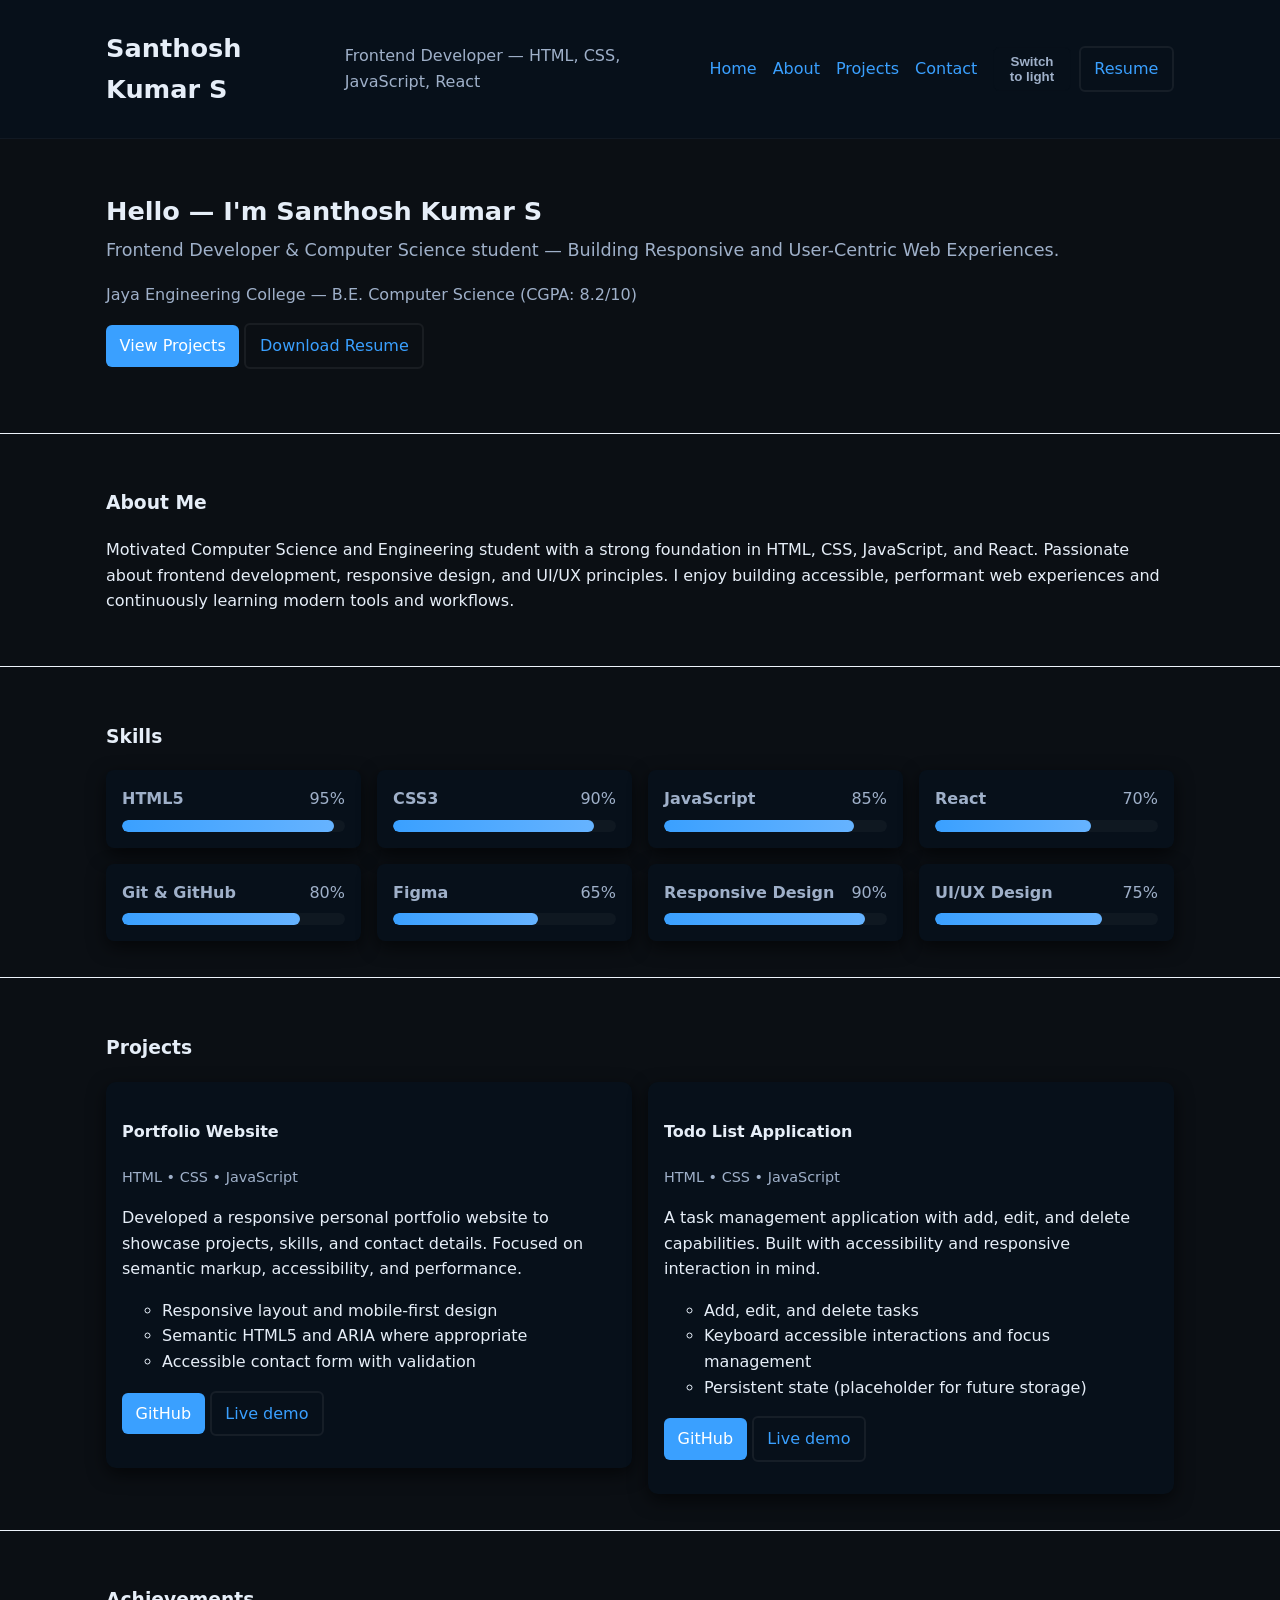
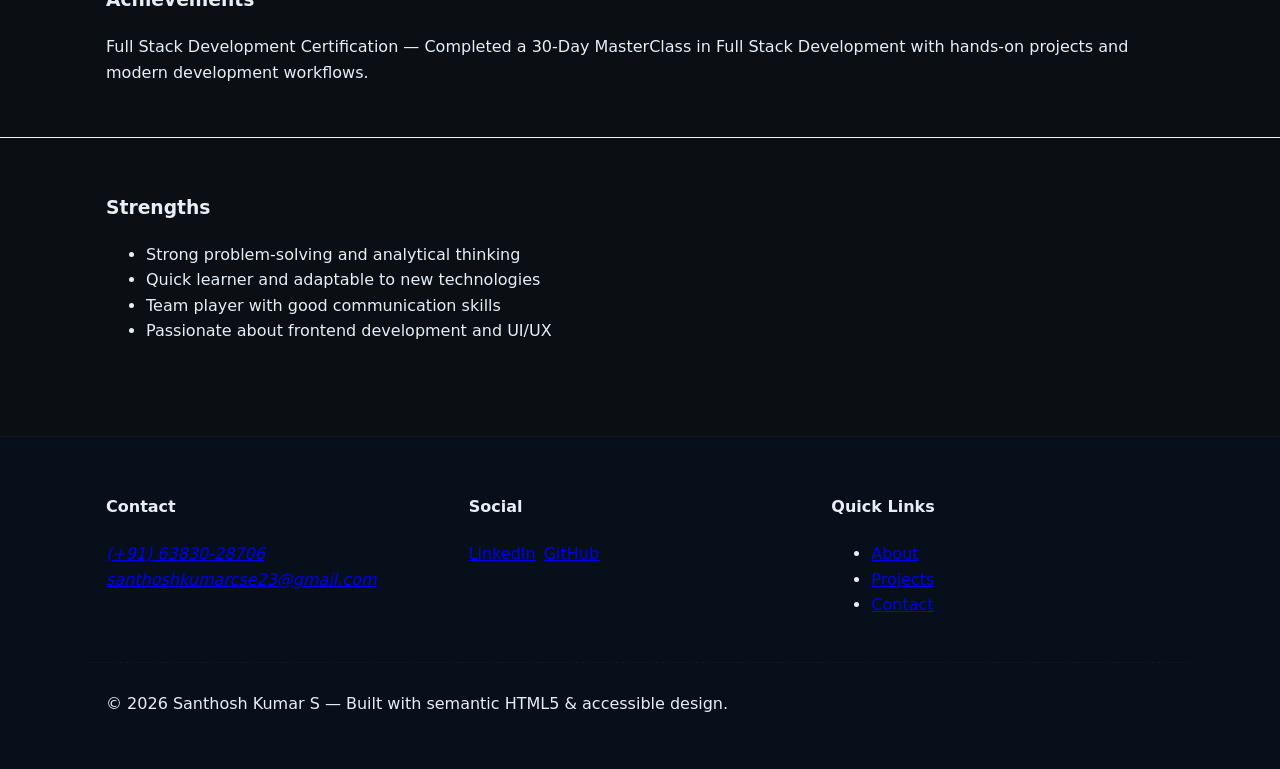
<file: port/index.html>
<!doctype html>
<html lang="en">
<head>
  <meta charset="utf-8">
  <meta name="viewport" content="width=device-width,initial-scale=1">
  <title>Santhosh Kumar S — Portfolio</title>
  <meta name="description" content="Santhosh Kumar S — Frontend developer. Portfolio showcasing projects, skills, and contact information.">
  <meta name="keywords" content="Santhosh Kumar, Frontend Developer, Portfolio, HTML, CSS, JavaScript, React">
  <meta name="author" content="Santhosh Kumar S">
  <link rel="canonical" href="/">
  <meta property="og:title" content="Santhosh Kumar S — Portfolio">
  <meta property="og:description" content="Frontend developer portfolio showcasing projects, skills, and contact information.">
  <meta property="og:type" content="website">
  <link rel="stylesheet" href="styles.css">
  <script defer src="script.js"></script>
  <script type="application/ld+json">
  {
    "@context": "https://schema.org",
    "@type": "Person",
    "name": "Santhosh Kumar S",
    "jobTitle": "Frontend Developer",
    "worksFor": "Jaya Engineering College",
    "email": "santhoshkumarcse23@gmail.com",
    "telephone": "+91 63830 28706",
    "url": "./index.html"
  }
  </script>
</head>
<body>
  <a class="skip-link" href="#main">Skip to main content</a>
  <header role="banner" class="site-header">
    <div class="container">
      <h1 class="site-title">Santhosh Kumar S</h1>
      <p class="tagline">Frontend Developer — HTML, CSS, JavaScript, React</p>
      <nav role="navigation" aria-label="Primary navigation">
        <ul class="nav-list">
          <li><a href="index.html">Home</a></li>
          <li><a href="about.html">About</a></li>
          <li><a href="projects.html">Projects</a></li>
          <li><a href="contact.html">Contact</a></li>
        </ul>
      </nav>
      <div class="header-actions">
        <button class="theme-toggle" aria-label="Toggle theme" aria-pressed="false">Toggle theme</button>
        <a href="resume.html" class="btn secondary">Resume</a>
      </div>
    </div>
  </header>

  <main id="main" role="main">
    <section aria-labelledby="intro" class="hero">
      <div class="container">
        <h2 id="intro">Hello — I'm <strong>Santhosh Kumar S</strong></h2>
        <p class="lead">Frontend Developer &amp; Computer Science student — Building Responsive and User-Centric Web Experiences.</p>
        <p class="meta">Jaya Engineering College — B.E. Computer Science (CGPA: 8.2/10)</p>
        <p class="contact-quick">
          <a href="projects.html" class="btn">View Projects</a>
          <a href="resume.html" class="btn secondary" aria-label="Download resume">Download Resume</a>
        </p>
      </div>
    </section>

    <section id="about" aria-labelledby="about-heading" class="section">
      <div class="container">
        <h3 id="about-heading">About Me</h3>
        <p>Motivated Computer Science and Engineering student with a strong foundation in HTML, CSS, JavaScript, and React. Passionate about frontend development, responsive design, and UI/UX principles. I enjoy building accessible, performant web experiences and continuously learning modern tools and workflows.</p>
      </div>
    </section>

    <section id="skills" aria-labelledby="skills-heading" class="section">
      <div class="container">
        <h3 id="skills-heading">Skills</h3>
        <div class="skills-grid">
          <div class="skill">
            <div class="skill-head"><strong>HTML5</strong><span>95%</span></div>
            <div class="skill-bar" role="progressbar" aria-valuemin="0" aria-valuemax="100" aria-valuenow="95" aria-label="HTML skill level"><div class="skill-fill" style="width:95%"></div></div>
          </div>
          <div class="skill">
            <div class="skill-head"><strong>CSS3</strong><span>90%</span></div>
            <div class="skill-bar" role="progressbar" aria-valuemin="0" aria-valuemax="100" aria-valuenow="90" aria-label="CSS skill level"><div class="skill-fill" style="width:90%"></div></div>
          </div>
          <div class="skill">
            <div class="skill-head"><strong>JavaScript</strong><span>85%</span></div>
            <div class="skill-bar" role="progressbar" aria-valuemin="0" aria-valuemax="100" aria-valuenow="85" aria-label="JavaScript skill level"><div class="skill-fill" style="width:85%"></div></div>
          </div>
          <div class="skill">
            <div class="skill-head"><strong>React</strong><span>70%</span></div>
            <div class="skill-bar" role="progressbar" aria-valuemin="0" aria-valuemax="100" aria-valuenow="70" aria-label="React skill level"><div class="skill-fill" style="width:70%"></div></div>
          </div>
          <div class="skill"><div class="skill-head"><strong>Git &amp; GitHub</strong><span>80%</span></div><div class="skill-bar" role="progressbar" aria-valuemin="0" aria-valuemax="100" aria-valuenow="80" aria-label="Git skill level"><div class="skill-fill" style="width:80%"></div></div></div>
          <div class="skill"><div class="skill-head"><strong>Figma</strong><span>65%</span></div><div class="skill-bar" role="progressbar" aria-valuemin="0" aria-valuemax="100" aria-valuenow="65" aria-label="Figma skill level"><div class="skill-fill" style="width:65%"></div></div></div>
          <div class="skill"><div class="skill-head"><strong>Responsive Design</strong><span>90%</span></div><div class="skill-bar" role="progressbar" aria-valuemin="0" aria-valuemax="100" aria-valuenow="90" aria-label="Responsive design skill level"><div class="skill-fill" style="width:90%"></div></div></div>
          <div class="skill"><div class="skill-head"><strong>UI/UX Design</strong><span>75%</span></div><div class="skill-bar" role="progressbar" aria-valuemin="0" aria-valuemax="100" aria-valuenow="75" aria-label="UI UX skill level"><div class="skill-fill" style="width:75%"></div></div></div>
        </div>
      </div>
    </section>

    <section id="projects" aria-labelledby="projects-heading" class="section">
      <div class="container">
        <h3 id="projects-heading">Projects</h3>
        <ul class="projects-list">
          <li>
            <article aria-labelledby="proj-portfolio" class="card">
              <h4 id="proj-portfolio">Portfolio Website</h4>
              <p class="tech">HTML • CSS • JavaScript</p>
              <p>Developed a responsive personal portfolio website to showcase projects, skills, and contact details. Focused on semantic markup, accessibility, and performance.</p>
              <ul>
                <li>Responsive layout and mobile-first design</li>
                <li>Semantic HTML5 and ARIA where appropriate</li>
                <li>Accessible contact form with validation</li>
              </ul>
              <p><a href="#" class="btn" aria-label="Portfolio GitHub link">GitHub</a> <a href="#" class="btn secondary" aria-label="Portfolio live demo">Live demo</a></p>
            </article>
          </li>
          <li>
            <article aria-labelledby="proj-todo" class="card">
              <h4 id="proj-todo">Todo List Application</h4>
              <p class="tech">HTML • CSS • JavaScript</p>
              <p>A task management application with add, edit, and delete capabilities. Built with accessibility and responsive interaction in mind.</p>
              <ul>
                <li>Add, edit, and delete tasks</li>
                <li>Keyboard accessible interactions and focus management</li>
                <li>Persistent state (placeholder for future storage)</li>
              </ul>
              <p><a href="#" class="btn" aria-label="Todo GitHub link">GitHub</a> <a href="#" class="btn secondary" aria-label="Todo live demo">Live demo</a></p>
            </article>
          </li>
        </ul>
      </div>
    </section>

    <section id="achievements" aria-labelledby="achievements-heading" class="section">
      <div class="container">
        <h3 id="achievements-heading">Achievements</h3>
        <p>Full Stack Development Certification — Completed a 30-Day MasterClass in Full Stack Development with hands-on projects and modern development workflows.</p>
      </div>
    </section>

    <section id="strengths" aria-labelledby="strengths-heading" class="section">
      <div class="container">
        <h3 id="strengths-heading">Strengths</h3>
        <ul>
          <li>Strong problem-solving and analytical thinking</li>
          <li>Quick learner and adaptable to new technologies</li>
          <li>Team player with good communication skills</li>
          <li>Passionate about frontend development and UI/UX</li>
        </ul>
      </div>
    </section>

  </main>

  <footer role="contentinfo" class="site-footer">
    <div class="container footer-grid">
      <div>
        <h4>Contact</h4>
        <address>
          <a href="tel:+916383028706">(+91) 63830-28706</a><br>
          <a href="mailto:santhoshkumarcse23@gmail.com">santhoshkumarcse23@gmail.com</a>
        </address>
      </div>
      <div>
        <h4>Social</h4>
        <ul class="social-list">
          <li><a href="#" aria-label="LinkedIn profile">LinkedIn</a></li>
          <li><a href="#" aria-label="GitHub profile">GitHub</a></li>
        </ul>
      </div>
      <div>
        <h4>Quick Links</h4>
        <ul>
          <li><a href="about.html">About</a></li>
          <li><a href="projects.html">Projects</a></li>
          <li><a href="contact.html">Contact</a></li>
        </ul>
      </div>
    </div>
    <div class="container copyright">
      <p>&copy; 2026 Santhosh Kumar S — Built with semantic HTML5 &amp; accessible design.</p>
    </div>
  </footer>
</body>
</html>
</file>
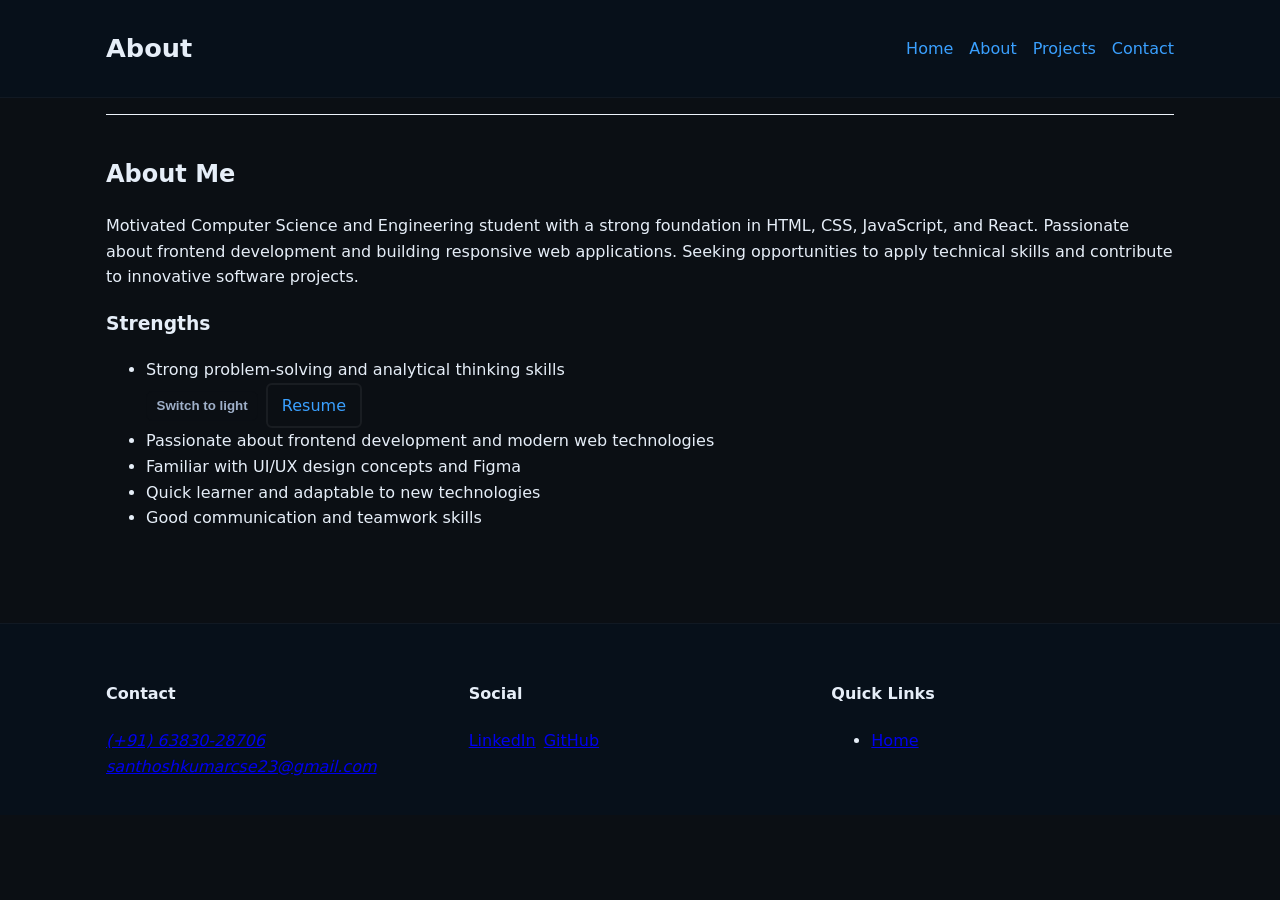
<file: port/about.html>
<!doctype html>
<html lang="en">
<head>
  <meta charset="utf-8">
  <meta name="viewport" content="width=device-width,initial-scale=1">
  <title>About — Santhosh Kumar S</title>
  <meta name="description" content="About Santhosh Kumar — education, strengths, and background.">
  <link rel="stylesheet" href="styles.css">
    <script defer src="script.js"></script>
</head>
<body>
  <a class="skip-link" href="#main">Skip to main content</a>
  <header class="site-header">
    <div class="container">
      <h1 class="site-title">About</h1>
      <nav aria-label="Primary navigation">
        <ul class="nav-list">
          <li><a href="index.html">Home</a></li>
          <li><a href="about.html">About</a></li>
          <li><a href="projects.html">Projects</a></li>
          <li><a href="contact.html">Contact</a></li>
        </ul>
      </nav>
      
    </div>
  </header>

  <main id="main" class="container">
    <section aria-labelledby="about-me" class="section">
      <h2 id="about-me">About Me</h2>
      <p>Motivated Computer Science and Engineering student with a strong foundation in HTML, CSS, JavaScript, and React. Passionate about frontend development and building responsive web applications. Seeking opportunities to apply technical skills and contribute to innovative software projects.</p>

      <h3>Strengths</h3>
      <ul>
        <li>Strong problem-solving and analytical thinking skills</li>
      <div class="header-actions">
        <button class="theme-toggle" aria-label="Toggle theme" aria-pressed="false">Toggle theme</button>
        <a href="resume.html" class="btn secondary">Resume</a>
      </div>
        <li>Passionate about frontend development and modern web technologies</li>
        <li>Familiar with UI/UX design concepts and Figma</li>
        <li>Quick learner and adaptable to new technologies</li>
        <li>Good communication and teamwork skills</li>
      </ul>
    </section>
  </main>

  <footer class="site-footer">
    <div class="container footer-grid">
      <div>
        <h4>Contact</h4>
        <address>
          <a href="tel:+916383028706">(+91) 63830-28706</a><br>
          <a href="mailto:santhoshkumarcse23@gmail.com">santhoshkumarcse23@gmail.com</a>
        </address>
      </div>
      <div>
        <h4>Social</h4>
        <ul class="social-list">
          <li><a href="#">LinkedIn</a></li>
          <li><a href="#">GitHub</a></li>
        </ul>
      </div>
      <div>
        <h4>Quick Links</h4>
        <ul>
          <li><a href="index.html">Home</a></li>
        </ul>
      </div>
    </div>
  </footer>
</body>
</html>
</file>
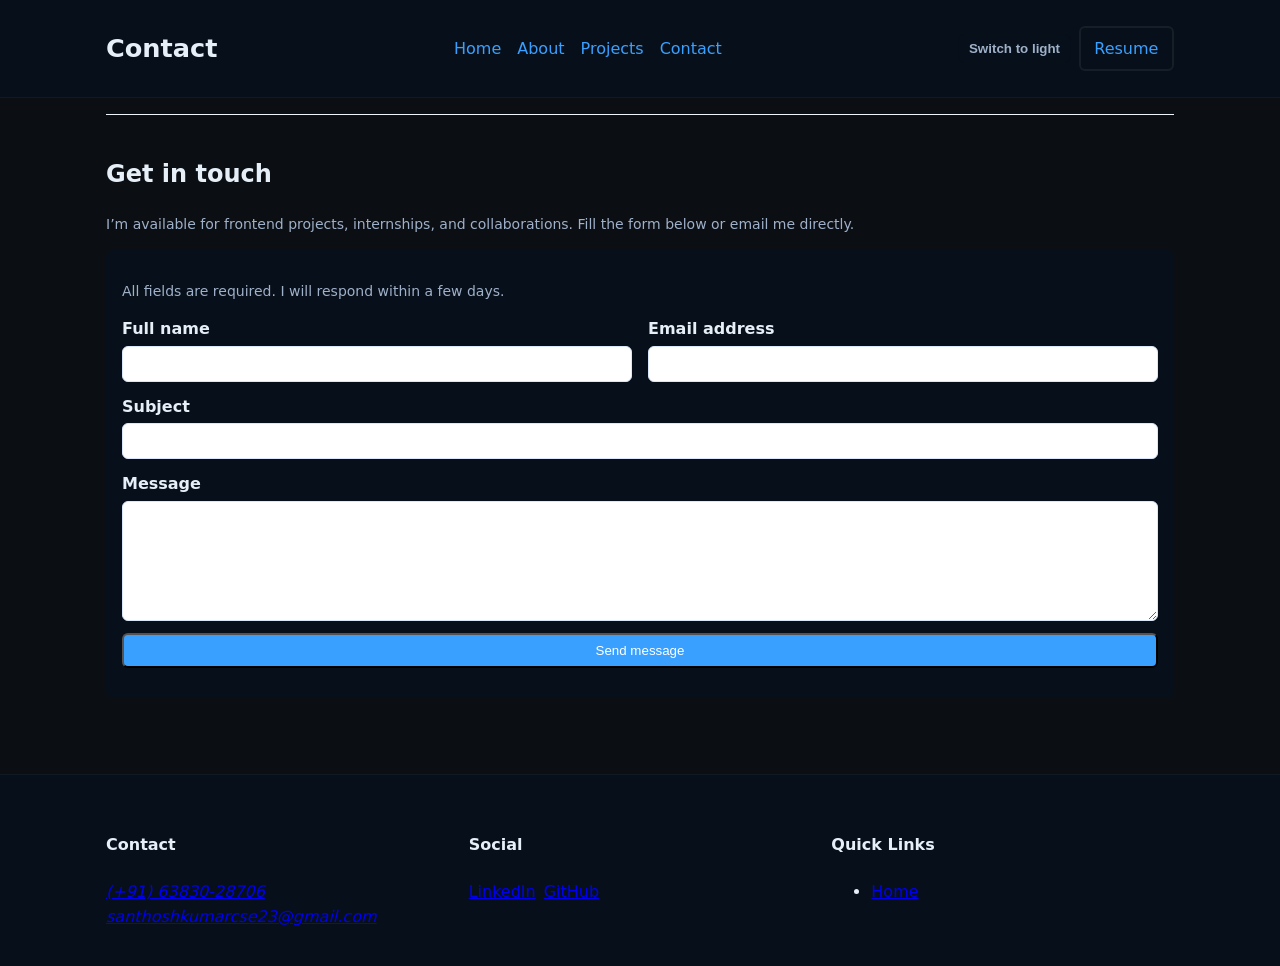
<file: port/contact.html>
<!doctype html>
<html lang="en">
<head>
  <meta charset="utf-8">
  <meta name="viewport" content="width=device-width,initial-scale=1">
  <title>Contact — Santhosh Kumar S</title>
  <meta name="description" content="Contact Santhosh Kumar S for frontend development opportunities.">
  <link rel="stylesheet" href="styles.css">
  <script defer src="script.js"></script>
</head>
<body>
  <a class="skip-link" href="#main">Skip to main content</a>
  <header class="site-header">
    <div class="container">
      <h1 class="site-title">Contact</h1>
      <nav aria-label="Primary navigation">
        <ul class="nav-list">
          <li><a href="index.html">Home</a></li>
          <li><a href="about.html">About</a></li>
          <li><a href="projects.html">Projects</a></li>
          <li><a href="contact.html">Contact</a></li>
        </ul>
      </nav>
      <div class="header-actions">
        <button class="theme-toggle" aria-label="Toggle theme" aria-pressed="false">Toggle theme</button>
        <a href="resume.html" class="btn secondary">Resume</a>
      </div>
    </div>
  </header>

  <main id="main" class="container">
    <section aria-labelledby="contact-heading" class="section">
      <h2 id="contact-heading">Get in touch</h2>
      <p class="form-help">I’m available for frontend projects, internships, and collaborations. Fill the form below or email me directly.</p>

      <div class="form-card" role="region" aria-labelledby="contact-heading">
        <form data-contact-form action="#" method="post" novalidate aria-describedby="form-desc">
          <p id="form-desc" class="form-help">All fields are required. I will respond within a few days.</p>
          <div class="form-row">
            <div class="form-field">
              <label for="name">Full name</label>
              <input id="name" name="name" type="text" required aria-required="true">
            </div>
            <div class="form-field">
              <label for="email">Email address</label>
              <input id="email" name="email" type="email" inputmode="email" required aria-required="true">
            </div>
          </div>
          <div class="form-row">
            <div class="form-field">
              <label for="subject">Subject</label>
              <input id="subject" name="subject" type="text" required aria-required="true">
            </div>
          </div>
          <div class="form-field">
            <label for="message">Message</label>
            <textarea id="message" name="message" required aria-required="true"></textarea>
          </div>

          <div class="form-field">
            <button type="submit" class="btn">Send message</button>
          </div>
          <p id="form-status" role="status" aria-live="polite" class="form-help"></p>
        </form>
      </div>
    </section>
  </main>

  <footer class="site-footer">
    <div class="container footer-grid">
      <div>
        <h4>Contact</h4>
        <address>
          <a href="tel:+916383028706">(+91) 63830-28706</a><br>
          <a href="mailto:santhoshkumarcse23@gmail.com">santhoshkumarcse23@gmail.com</a>
        </address>
      </div>
      <div>
        <h4>Social</h4>
        <ul class="social-list">
          <li><a href="santhosh-kumar-s-851959342">LinkedIn</a></li>
          <li><a href="https://github.com/Santhosh-cse71">GitHub</a></li>
        </ul>
      </div>
      <div>
        <h4>Quick Links</h4>
        <ul>
          <li><a href="index.html">Home</a></li>
        </ul>
      </div>
    </div>
  </footer>
</body>
</html>
</file>
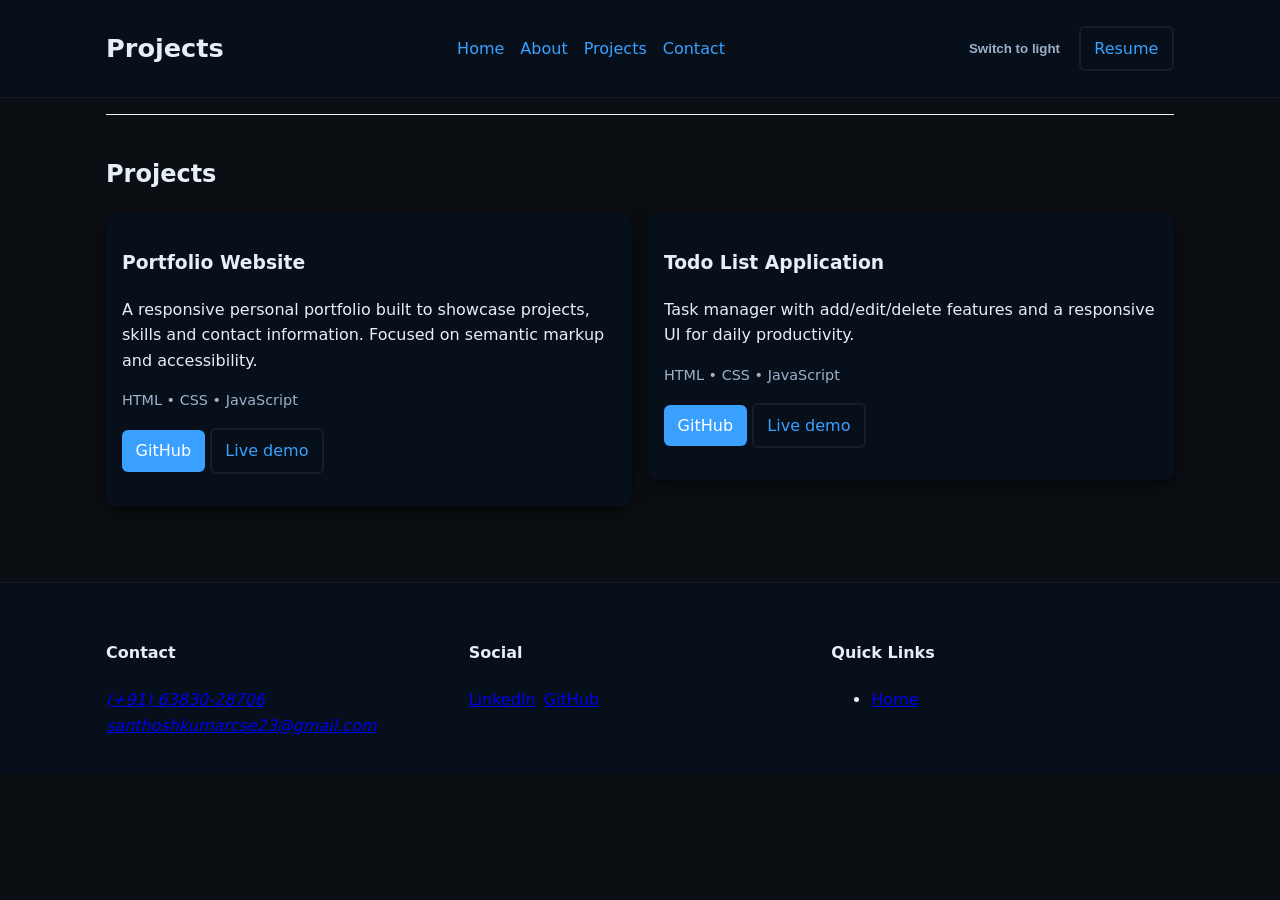
<file: port/projects.html>
<!doctype html>
<html lang="en">
<head>
  <meta charset="utf-8">
  <meta name="viewport" content="width=device-width,initial-scale=1">
  <title>Projects — Santhosh Kumar S</title>
  <meta name="description" content="Projects by Santhosh Kumar — Portfolio website and Todo list application.">
  <link rel="stylesheet" href="styles.css">
    <script defer src="script.js"></script>
</head>
<body>
  <a class="skip-link" href="#main">Skip to main content</a>
  <header class="site-header">
    <div class="container">
      <h1 class="site-title">Projects</h1>
      <nav aria-label="Primary navigation">
        <ul class="nav-list">
          <li><a href="index.html">Home</a></li>
          <li><a href="about.html">About</a></li>
          <li><a href="projects.html">Projects</a></li>
          <li><a href="contact.html">Contact</a></li>
        </ul>
      </nav>
      <div class="header-actions">
        <button class="theme-toggle" aria-label="Toggle theme" aria-pressed="false">Toggle theme</button>
        <a href="resume.html" class="btn secondary">Resume</a>
      </div>
    </div>
  </header>

  <main id="main" class="container">
    <section aria-labelledby="projects-list" class="section">
      <h2 id="projects-list">Projects</h2>
      <ul class="projects-list">
        <li>
          <article class="card" aria-labelledby="proj1">
            <h3 id="proj1">Portfolio Website</h3>
            <p>A responsive personal portfolio built to showcase projects, skills and contact information. Focused on semantic markup and accessibility.</p>
            <p class="tech">HTML • CSS • JavaScript</p>
              <p><a href="#" class="btn" aria-label="Portfolio GitHub link">GitHub</a> <a href="#" class="btn secondary" aria-label="Portfolio live demo">Live demo</a></p>
          </article>
        </li>
        <li>
          <article class="card" aria-labelledby="proj2">
            <h3 id="proj2">Todo List Application</h3>
            <p>Task manager with add/edit/delete features and a responsive UI for daily productivity.</p>
            <p class="tech">HTML • CSS • JavaScript</p>
              <p><a href="#" class="btn" aria-label="Todo GitHub link">GitHub</a> <a href="#" class="btn secondary" aria-label="Todo live demo">Live demo</a></p>
          </article>
        </li>
      </ul>
    </section>
  </main>

  <footer class="site-footer">
    <div class="container footer-grid">
      <div>
        <h4>Contact</h4>
        <address>
          <a href="tel:+916383028706">(+91) 63830-28706</a><br>
          <a href="mailto:santhoshkumarcse23@gmail.com">santhoshkumarcse23@gmail.com</a>
        </address>
      </div>
      <div>
        <h4>Social</h4>
        <ul class="social-list">
          <li><a href="#">LinkedIn</a></li>
          <li><a href="#">GitHub</a></li>
        </ul>
      </div>
      <div>
        <h4>Quick Links</h4>
        <ul>
          <li><a href="index.html">Home</a></li>
        </ul>
      </div>
    </div>
  </footer>
</body>
</html>
</file>
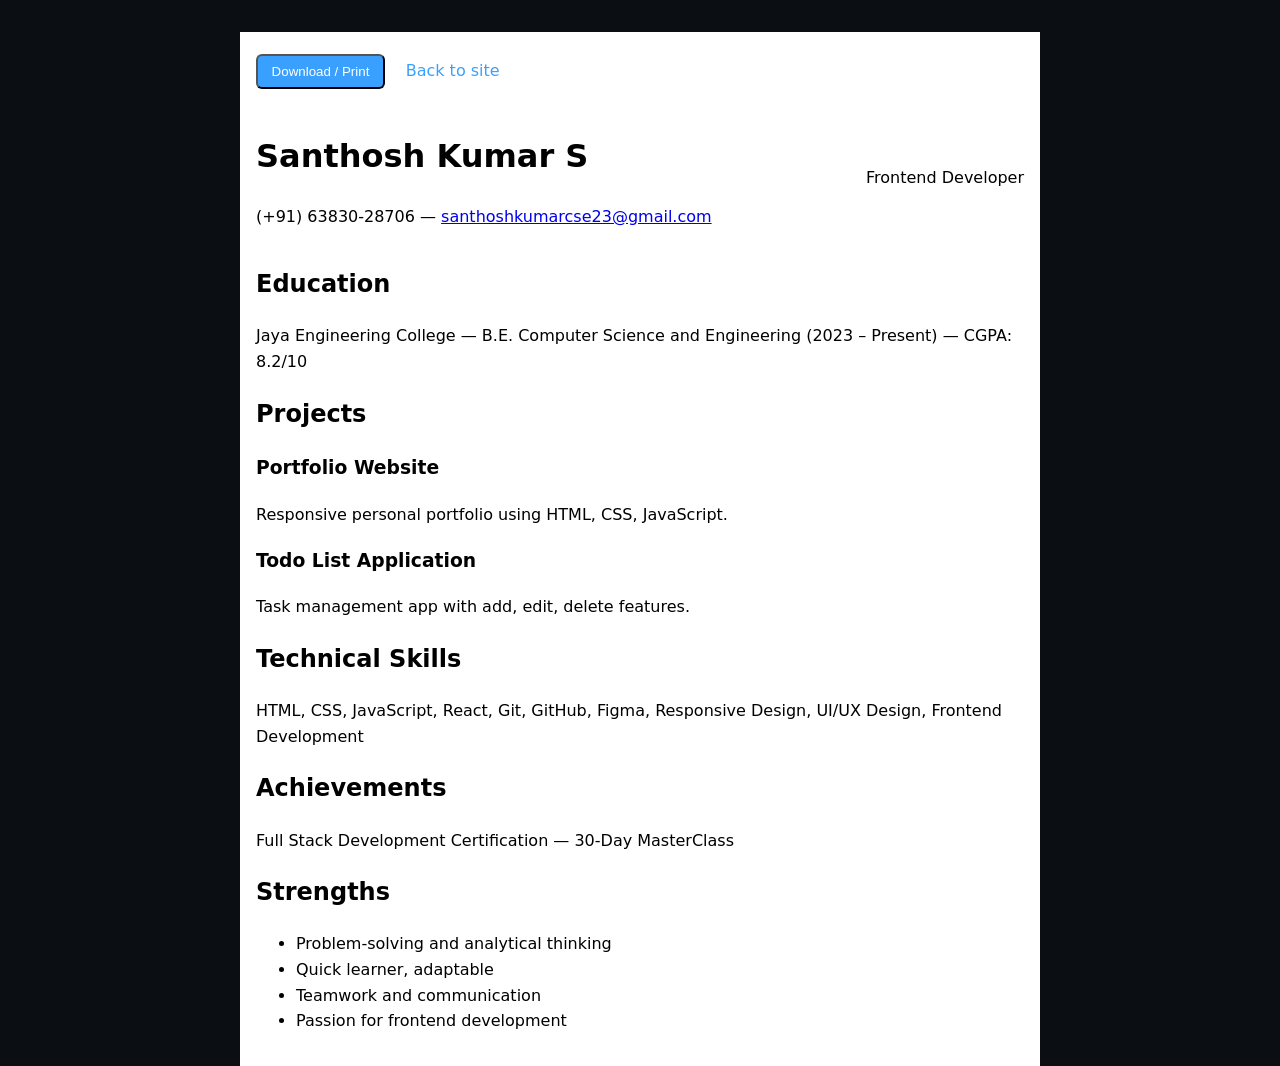
<file: port/resume.html>
<!doctype html>
<html lang="en">
<head>
  <meta charset="utf-8">
  <meta name="viewport" content="width=device-width,initial-scale=1">
  <title>Resume — Santhosh Kumar S</title>
  <meta name="description" content="Resume of Santhosh Kumar S — Frontend Developer">
  <link rel="stylesheet" href="styles.css">
  <style>
    .resume-container{max-width:800px;margin:2rem auto;padding:1rem;background:#fff;color:#000}
    .resume-header{display:flex;justify-content:space-between;align-items:center}
    .print-actions{margin-bottom:1rem}
    @media print{ .no-print{display:none} }
  </style>
  <script>
    function doPrint(){ window.print(); }
  </script>
</head>
<body>
  <div class="container resume-container">
    <div class="print-actions no-print">
      <button onclick="doPrint()" class="btn">Download / Print</button>
      <a href="index.html" class="btn secondary">Back to site</a>
    </div>
    <header class="resume-header">
      <div>
        <h1>Santhosh Kumar S</h1>
        <p>(+91) 63830-28706 — <a href="mailto:santhoshkumarcse23@gmail.com">santhoshkumarcse23@gmail.com</a></p>
      </div>
      <div>
        <p>Frontend Developer</p>
      </div>
    </header>

    <section>
      <h2>Education</h2>
      <p>Jaya Engineering College — B.E. Computer Science and Engineering (2023 – Present) — CGPA: 8.2/10</p>
    </section>

    <section>
      <h2>Projects</h2>
      <h3>Portfolio Website</h3>
      <p>Responsive personal portfolio using HTML, CSS, JavaScript.</p>
      <h3>Todo List Application</h3>
      <p>Task management app with add, edit, delete features.</p>
    </section>

    <section>
      <h2>Technical Skills</h2>
      <p>HTML, CSS, JavaScript, React, Git, GitHub, Figma, Responsive Design, UI/UX Design, Frontend Development</p>
    </section>

    <section>
      <h2>Achievements</h2>
      <p>Full Stack Development Certification — 30-Day MasterClass</p>
    </section>

    <section>
      <h2>Strengths</h2>
      <ul>
        <li>Problem-solving and analytical thinking</li>
        <li>Quick learner, adaptable</li>
        <li>Teamwork and communication</li>
        <li>Passion for frontend development</li>
      </ul>
    </section>
  </div>
</body>
</html>
</file>
<file: port/styles.css>
:root{
  /* Dark theme as default */
  --bg:#0b0f14;
  --card:#07101a;
  --text:#e6eef8;
  --muted:#9fb0c9;
  --accent:#3aa0ff;
  --focus:#ffbf47;
  --max-width:1100px;
  --shadow: 0 6px 18px rgba(0,0,0,0.6);
  --radius:10px;
}
*{box-sizing:border-box}
html,body{height:100%}
.sr-only{position:absolute;width:1px;height:1px;padding:0;margin:-1px;overflow:hidden;clip:rect(0,0,0,0);white-space:nowrap;border:0}
body{
  margin:0;font-family:Inter, system-ui, -apple-system, "Segoe UI", Roboto, "Helvetica Neue", Arial;
  background:var(--bg);color:var(--text);line-height:1.6;font-size:16px;-webkit-font-smoothing:antialiased;
}
.container{max-width:var(--max-width);margin:0 auto;padding:1rem}
.site-header .container{display:flex;align-items:center;justify-content:space-between;gap:1rem}
.header-actions{display:flex;align-items:center;gap:.5rem}
.skip-link{position:absolute;left:-999px;top:auto;width:1px;height:1px;overflow:hidden}
.skip-link:focus{left:0;top:0;width:auto;height:auto;padding:.5rem;background:#000;color:#fff;z-index:9999}
.site-header{background:var(--card);border-bottom:1px solid rgba(255,255,255,0.04);}
.site-title{margin:0;padding:.75rem 0;font-size:1.6rem}
.tagline{margin:0;color:var(--muted);font-size:1rem}
.nav-list{list-style:none;padding:0;margin:.5rem 0;display:flex;gap:1rem}
.nav-list a{color:var(--accent);text-decoration:none}
.hero{padding:2rem 0}
.hero h2{font-size:1.6rem;margin:.25rem 0}
.meta{color:var(--muted);margin-top:.25rem}
.btn{display:inline-block;background:var(--accent);color:#fff;padding:.5rem 0.85rem;border-radius:6px;text-decoration:none}
.btn:focus{outline:3px solid var(--focus);outline-offset:3px}
.btn.secondary{background:transparent;color:var(--accent);border:2px solid var(--accent)}
.section{padding:1.25rem 0;border-top:1px solid #eef4fb}
.projects-list{list-style:none;padding:0;margin:0;display:grid;grid-template-columns:repeat(auto-fit,minmax(240px,1fr));gap:1rem}
.card{background:var(--card);padding:1rem;border-radius:var(--radius);box-shadow:var(--shadow)}
.tech{color:var(--muted);font-size:.9rem;margin-top:.5rem}
.skills-list{display:flex;flex-wrap:wrap;gap:.5rem;list-style:none;padding:0;margin:0}
.skills-list li{background:#fff;padding:.45rem .7rem;border-radius:999px;border:1px solid #eef4fb}
.lead{font-size:1.1rem;color:var(--muted);margin-top:.25rem}

.skills-grid{display:grid;grid-template-columns:repeat(auto-fit,minmax(220px,1fr));gap:1rem}
.skill{background:var(--card);padding:1rem;border-radius:8px;box-shadow:var(--shadow)}
.skill-head{display:flex;justify-content:space-between;align-items:center;margin-bottom:.5rem;color:var(--muted)}
.skill-bar{background:rgba(255,255,255,0.03);height:12px;border-radius:999px;overflow:hidden}
.skill-fill{height:100%;background:linear-gradient(90deg,var(--accent),#66b3ff);border-radius:999px;transition:width 900ms cubic-bezier(.2,.9,.2,1)}

/* Buttons */
.btn.secondary{background:transparent;color:var(--accent);border:2px solid rgba(255,255,255,0.06)}
.btn:focus,.btn.secondary:focus{outline:3px solid var(--focus);outline-offset:3px}

/* Cards */
.card{transition:transform 220ms ease,box-shadow 220ms ease}
.card:hover{transform:translateY(-6px);box-shadow:0 14px 30px rgba(0,0,0,0.45)}

/* Smooth scrolling */
html{scroll-behavior:smooth}

/* Print-friendly resume page */
@media print{
  .no-print{display:none}
  body{background:#fff;color:#000}
}
.education{background:var(--card);padding:1rem;border-radius:8px}
.site-footer{background:var(--card);border-top:1px solid rgba(255,255,255,0.04);padding:1.25rem 0;margin-top:2.5rem}
.footer-grid{display:grid;grid-template-columns:1fr 1fr 1fr;gap:1.25rem;align-items:start}
.social-list{list-style:none;padding:0;margin:0;display:flex;gap:.5rem}
.copyright{border-top:1px dashed rgba(255,255,255,0.03);padding-top:.75rem;margin-top:.75rem}
/* Focus styles for keyboard users */
a:focus,button:focus,input:focus,textarea:focus{outline:3px solid var(--focus);outline-offset:2px}
/* Responsive */
@media (max-width:700px){
  .nav-list{flex-wrap:wrap}
  .footer-grid{grid-template-columns:1fr}
}

.theme-toggle{background:transparent;border:1px solid rgba(11,14,20,0.06);padding:.4rem .6rem;border-radius:6px;cursor:pointer;color:var(--muted);font-weight:600}
.theme-toggle:focus{outline:3px solid var(--focus);outline-offset:3px}

/* Contact form styles */
.form-card{background:var(--card);padding:1rem;border-radius:8px}
.form-row{display:flex;gap:1rem;flex-wrap:wrap}
.form-field{flex:1;min-width:220px;display:flex;flex-direction:column;margin-bottom:.75rem}
/* Dark theme */
/* Light theme override when explicitly set */
html[data-theme="light"]{
  --bg:#f7f7fb;
  --card:#ffffff;
  --text:#0b1220;
  --muted:#5b6b78;
  --accent:#0b6efd;
  --focus:#ffbf47;
  --shadow: 0 6px 18px rgba(11,18,32,0.06);
}

/* Elements that depend on variables will update automatically */
html, body { transition: background-color 220ms ease, color 220ms ease; }
label{font-weight:600;margin-bottom:.25rem}
input[type="text"],input[type="email"],textarea,select{padding:.5rem;border:1px solid #d9e6fb;border-radius:6px;font-size:1rem}
textarea{min-height:120px;resize:vertical}
.form-help{font-size:.875rem;color:var(--muted)}
.error{color:#b91c1c;font-size:.9rem}
</file>
